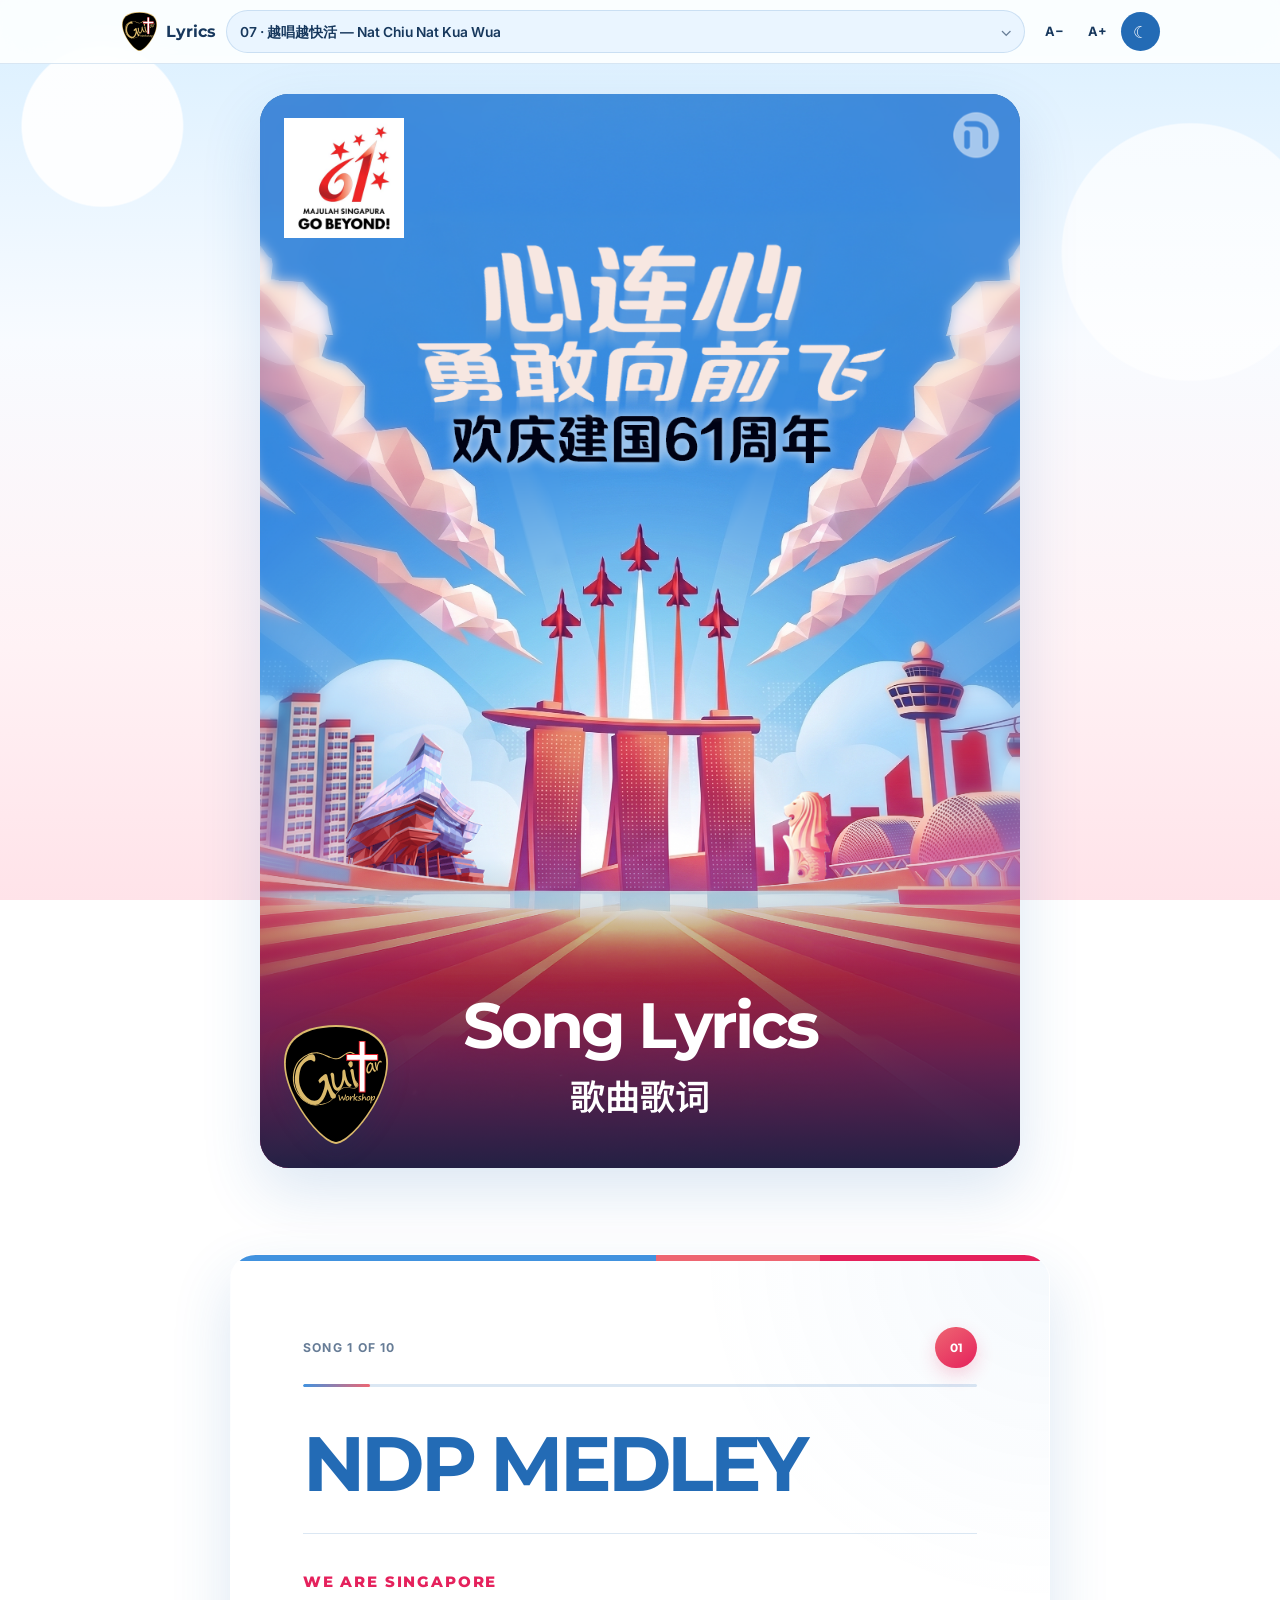
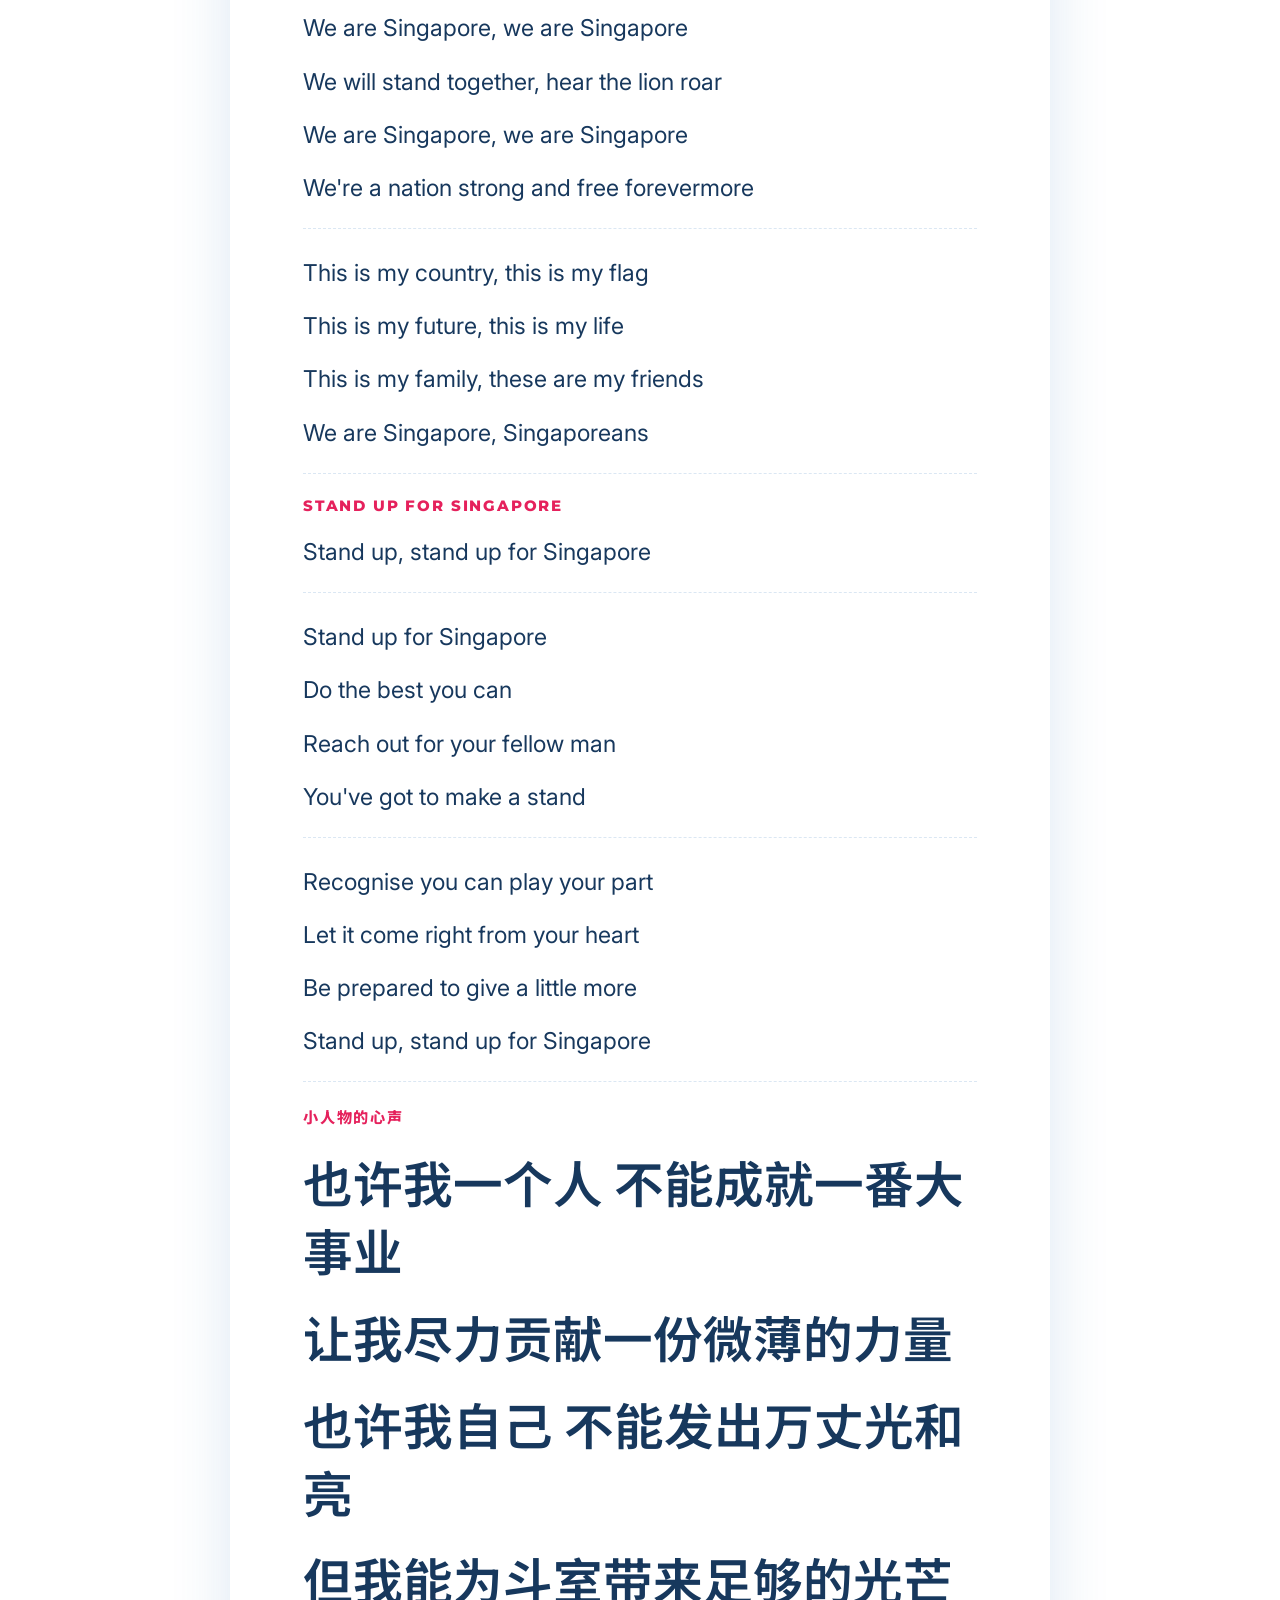
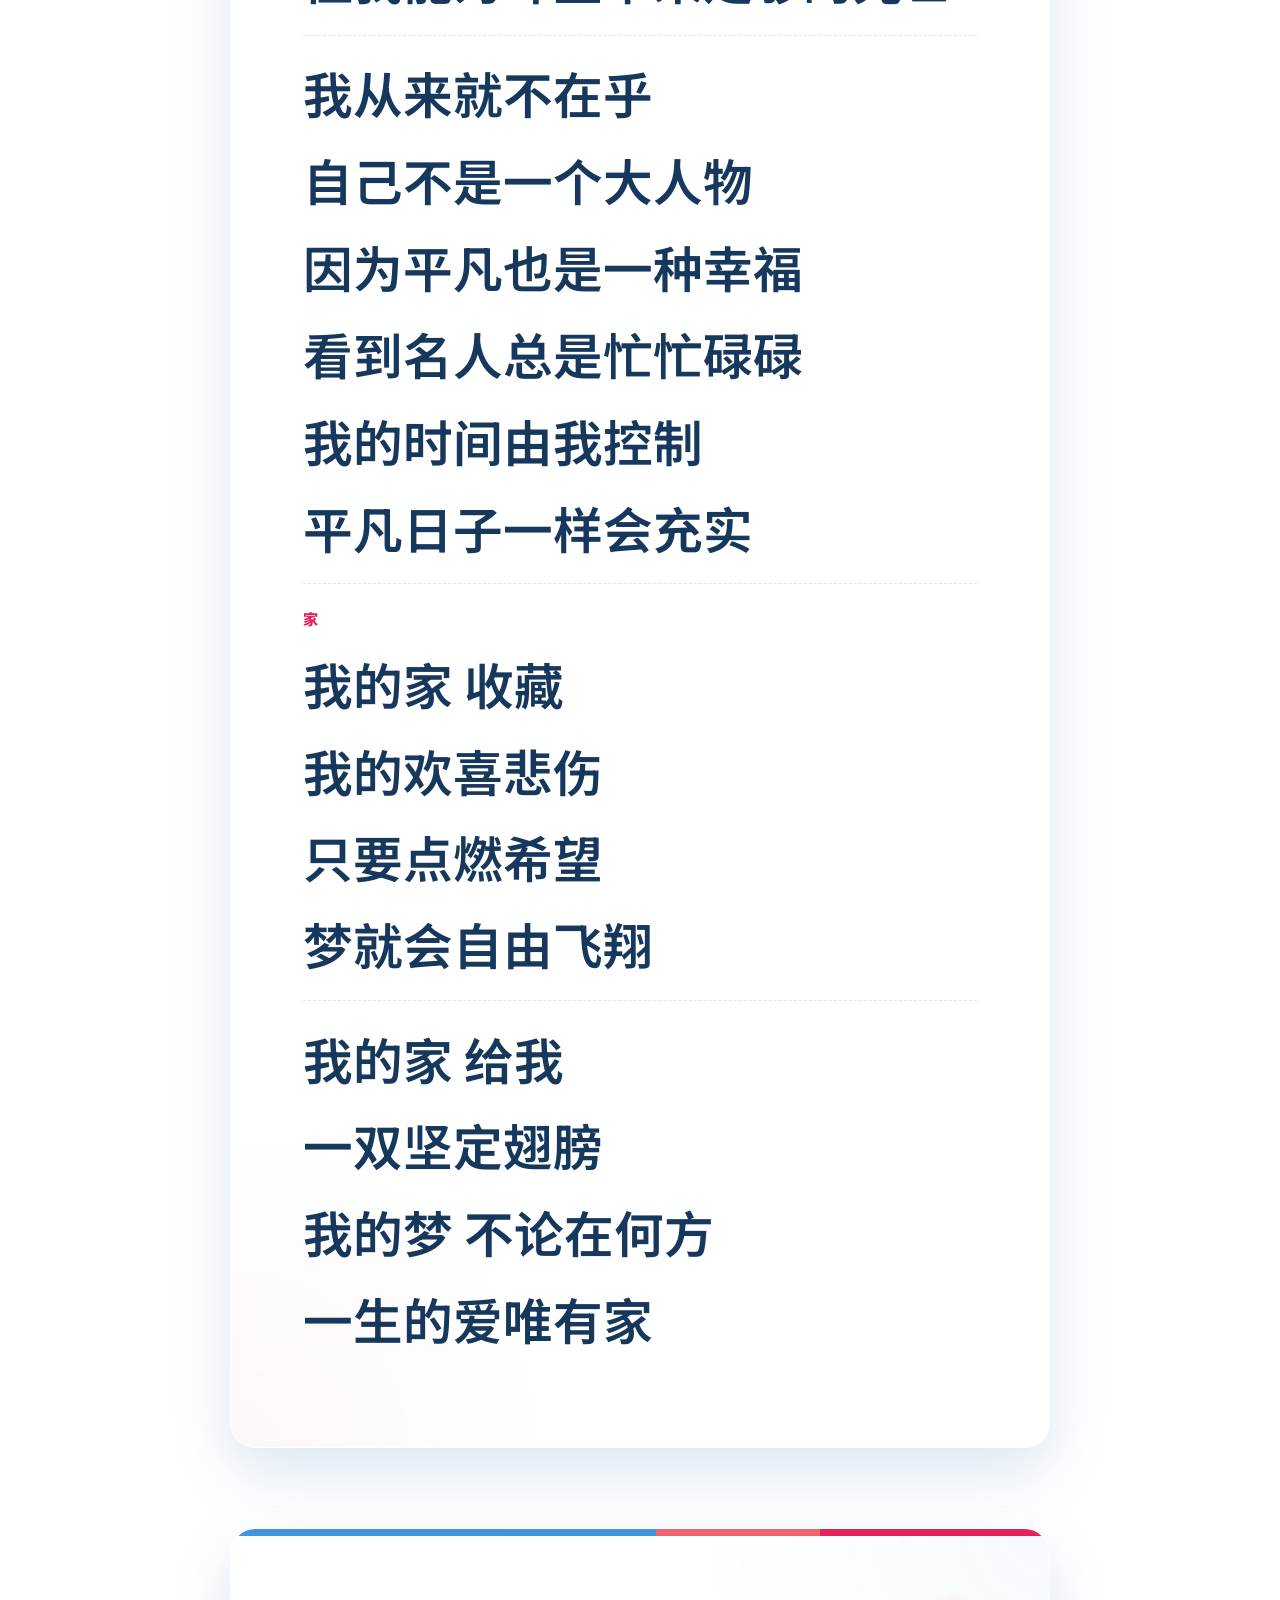
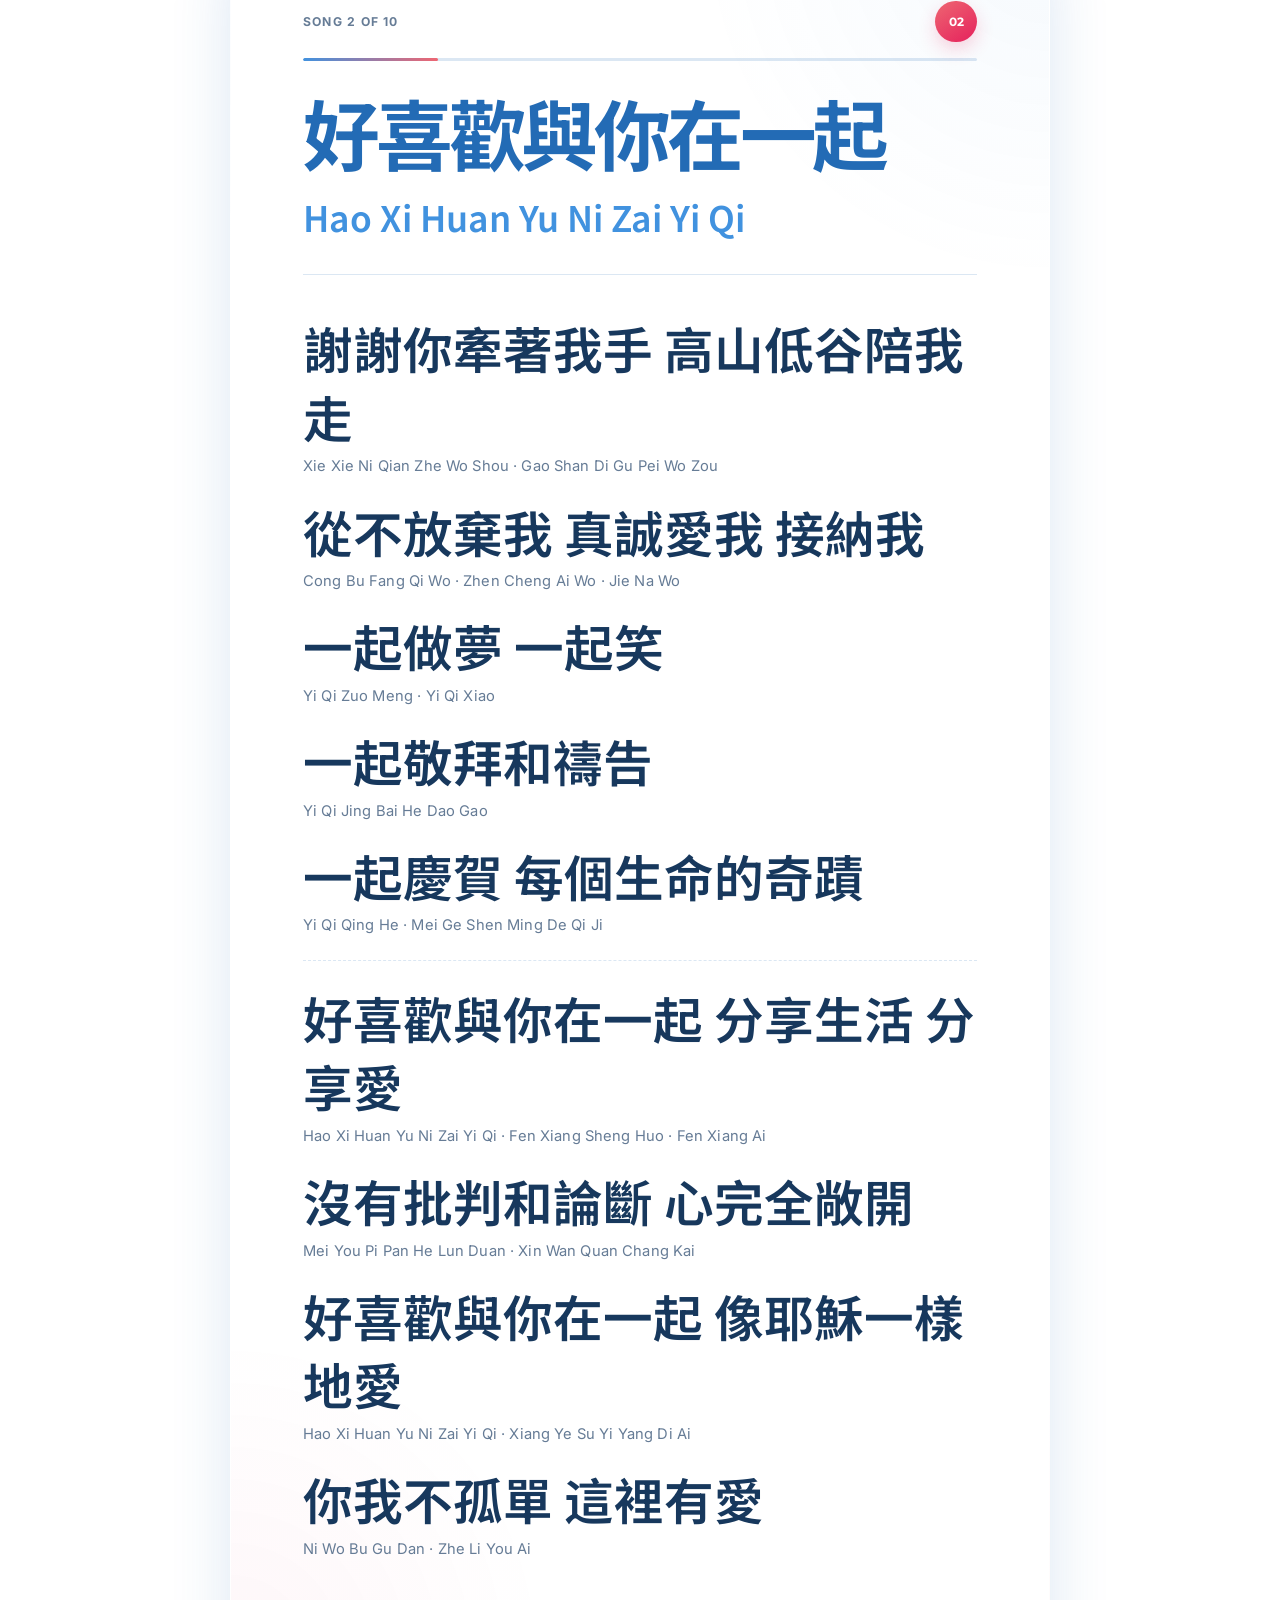
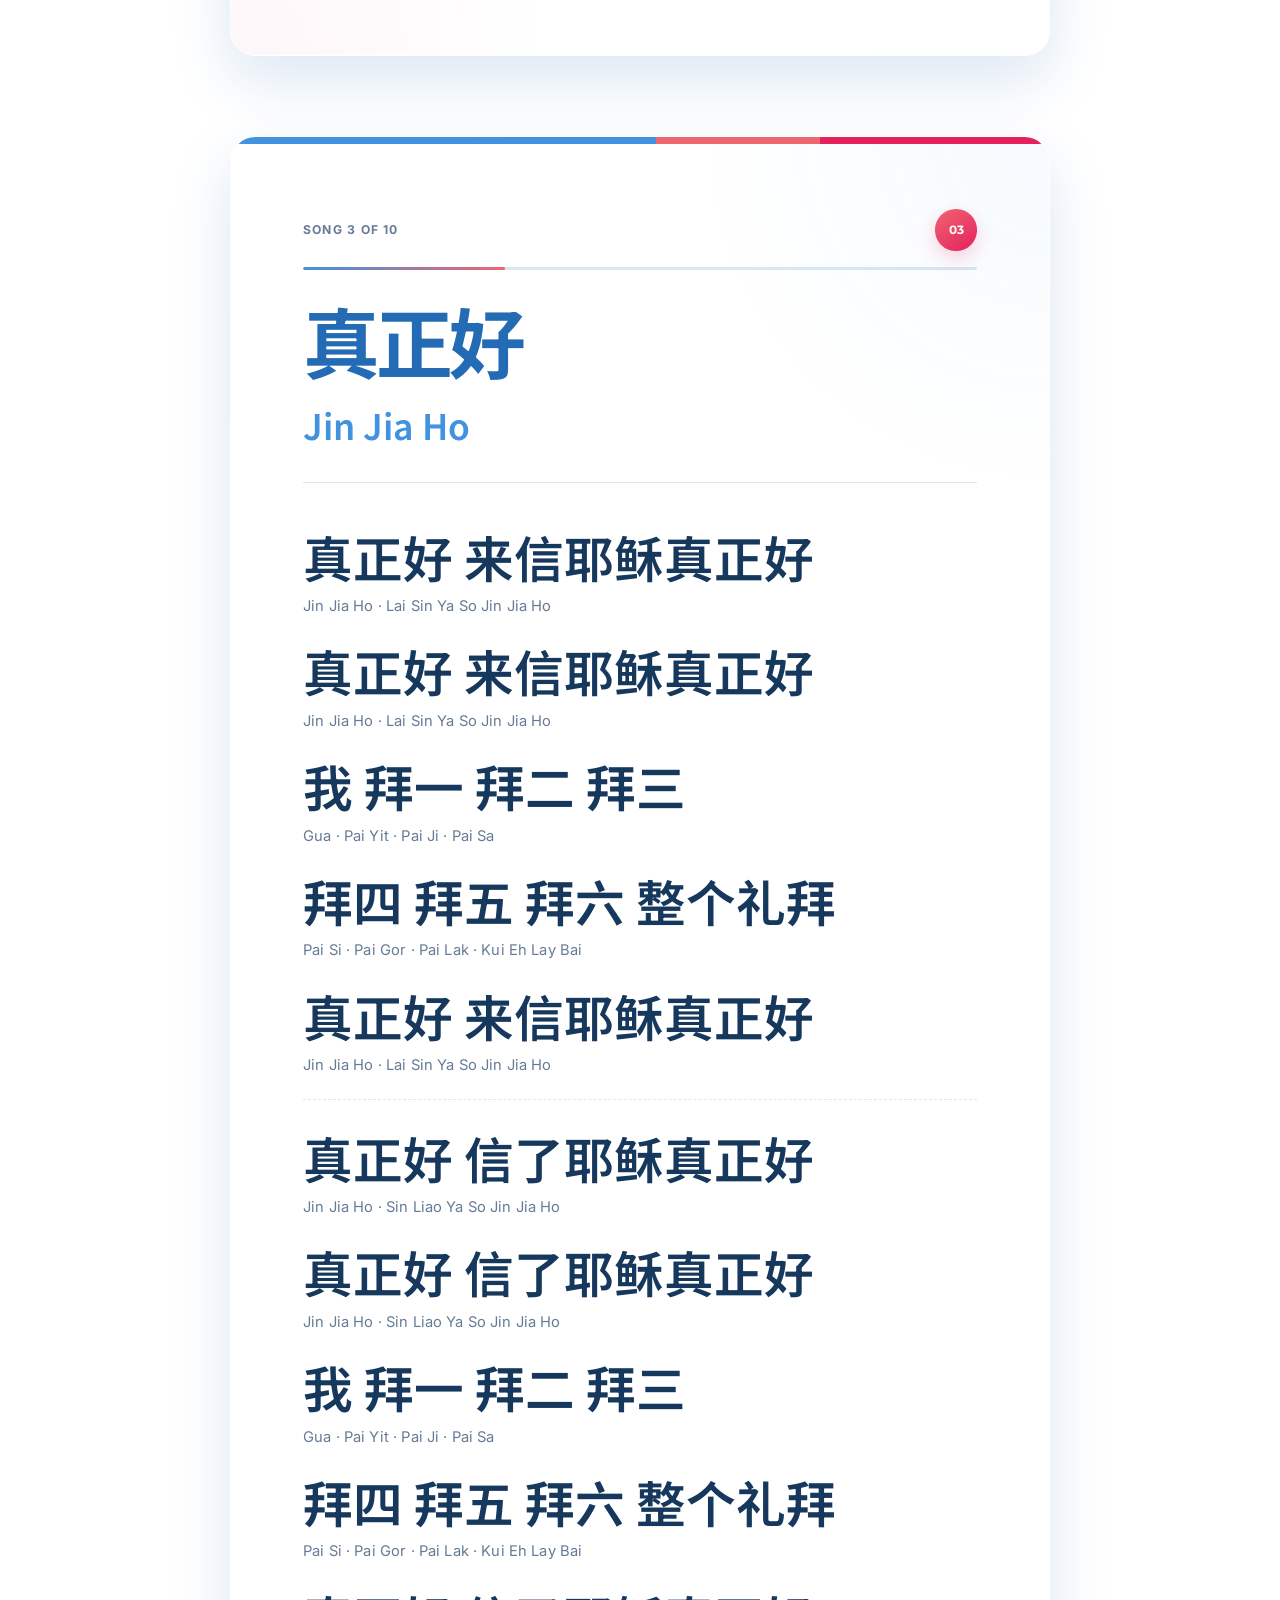
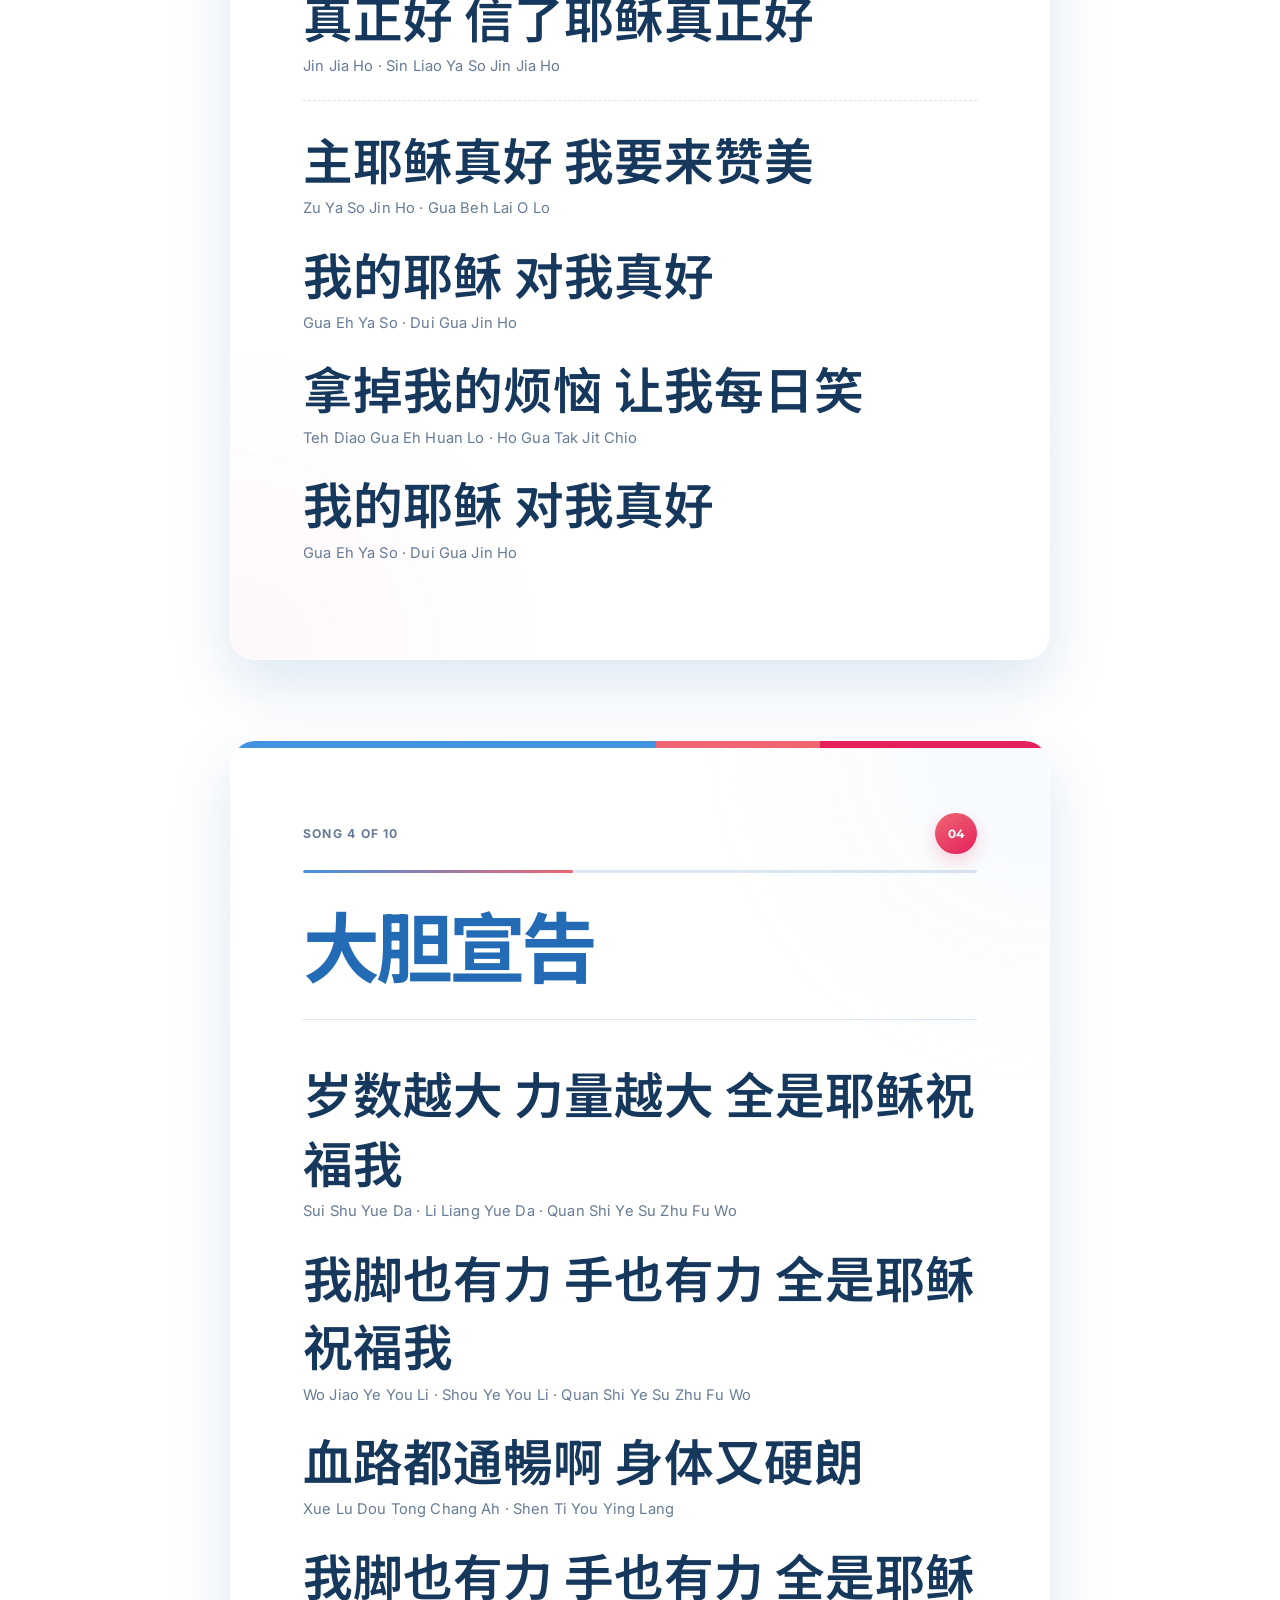
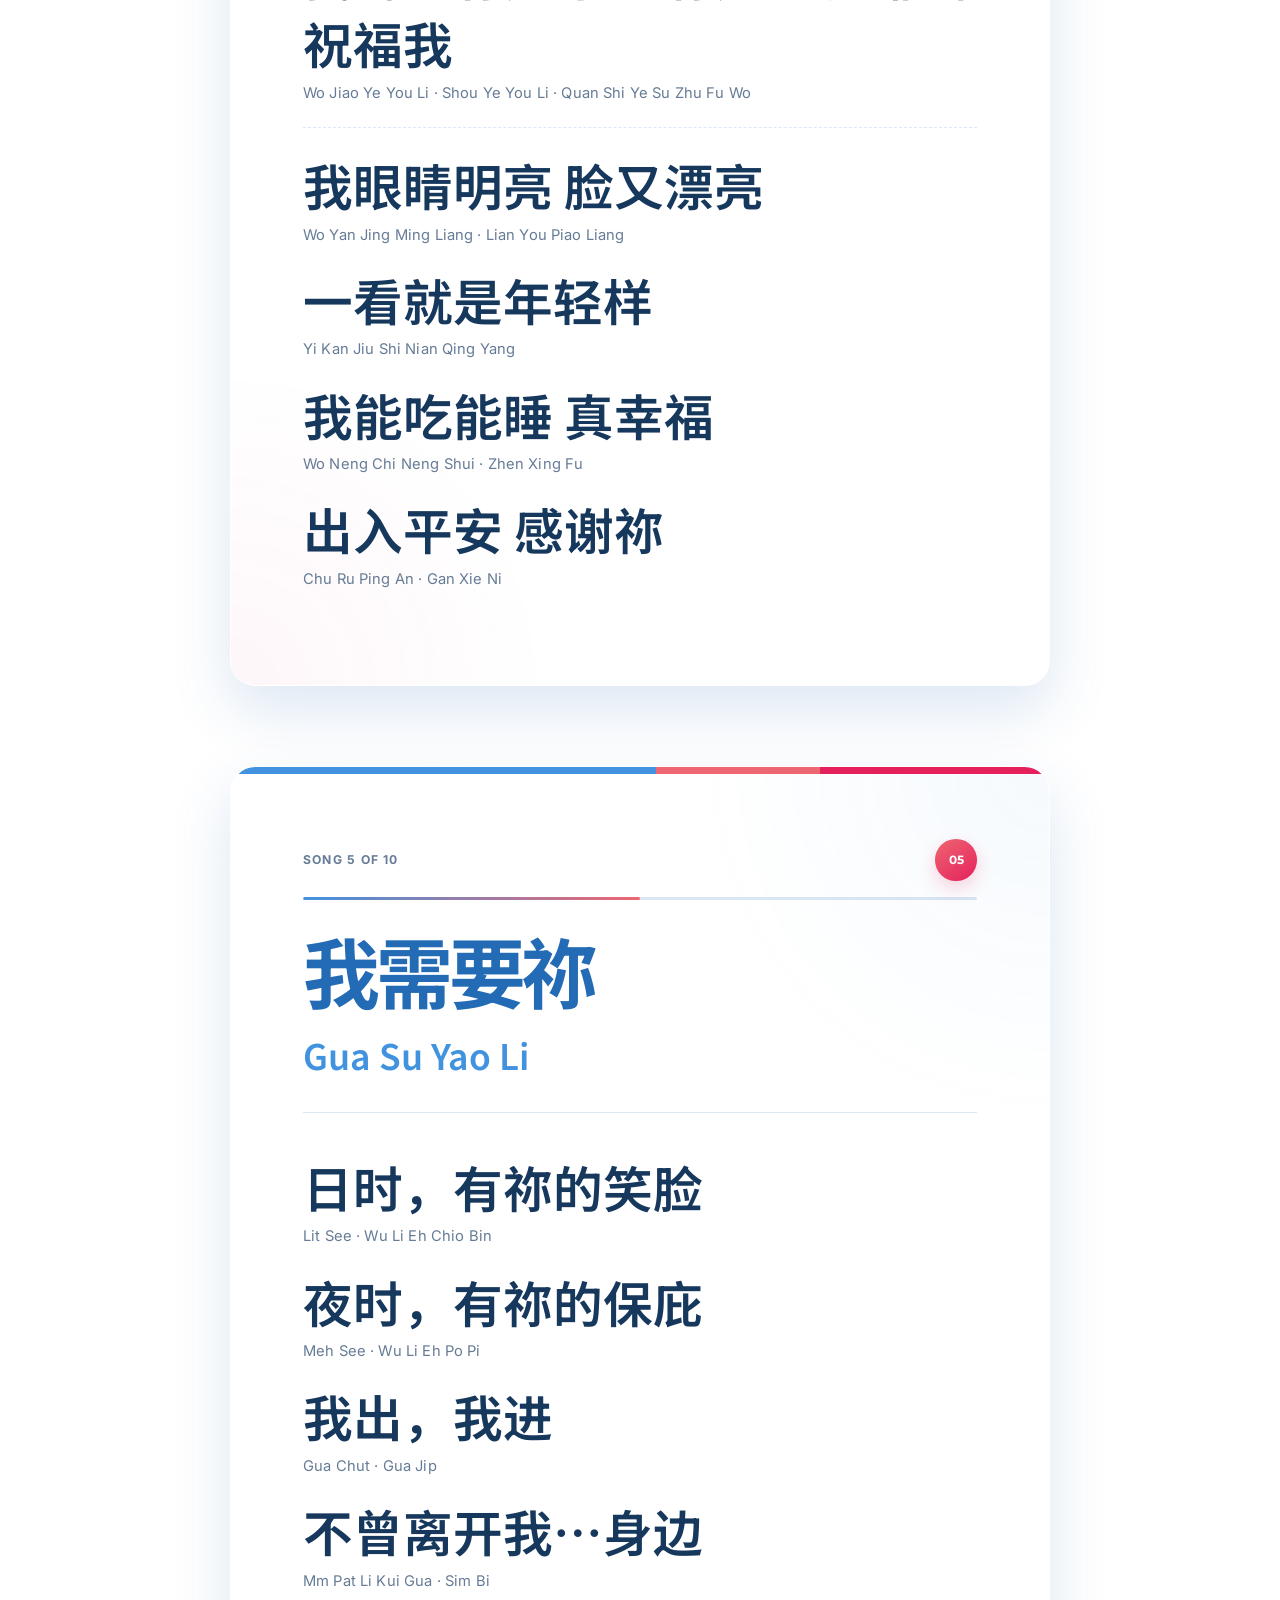
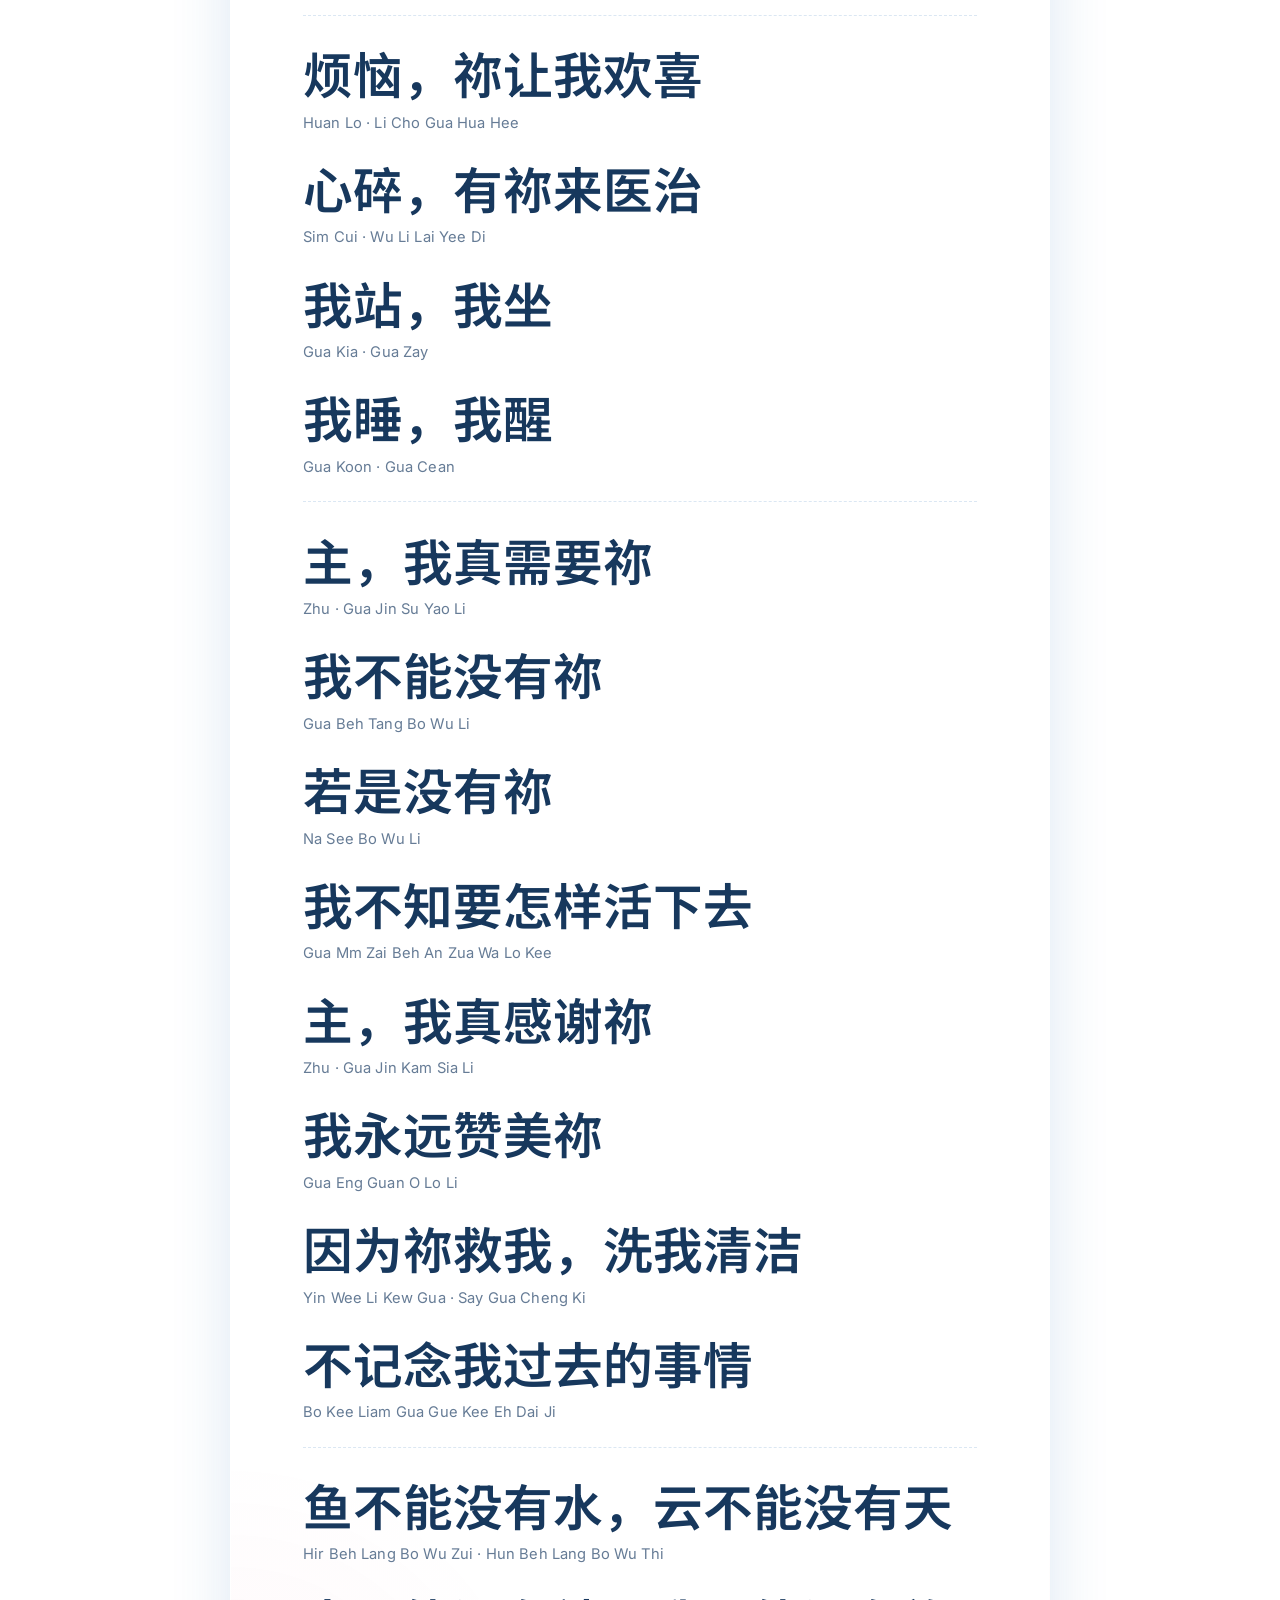
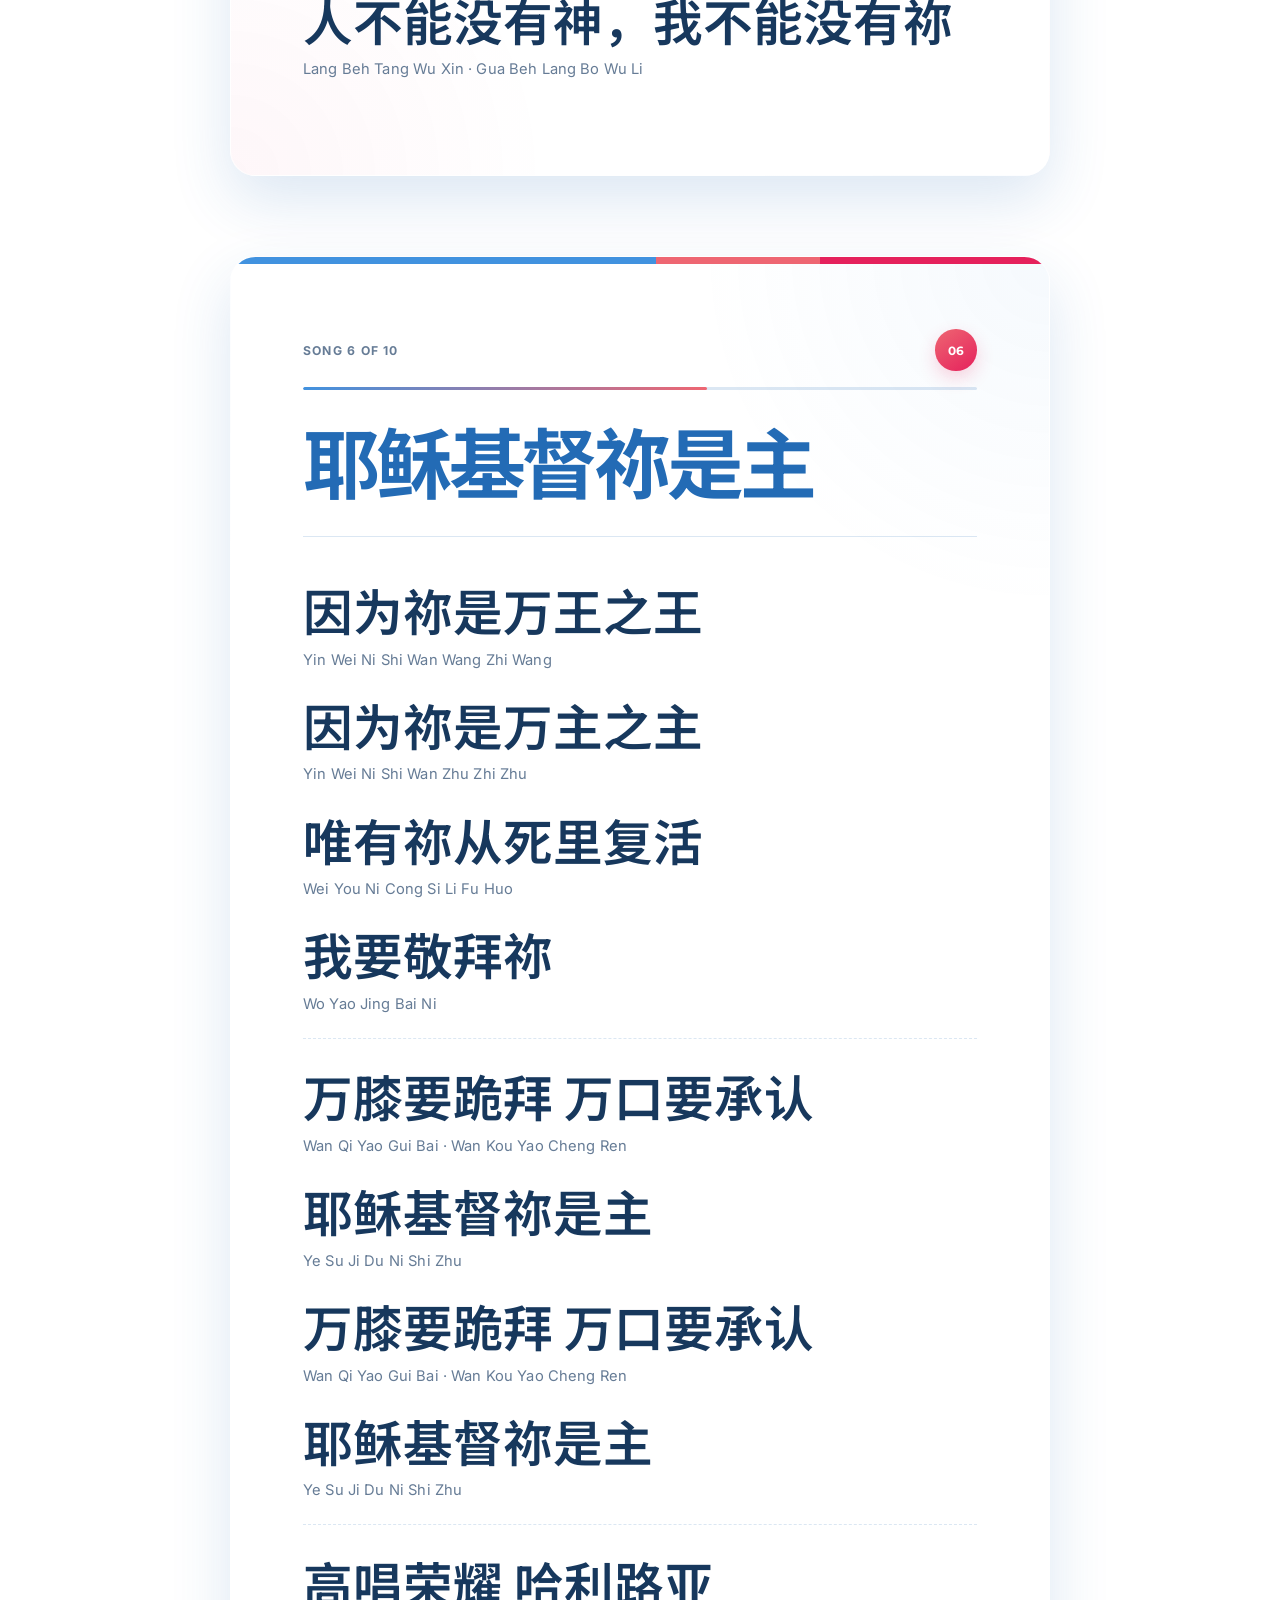
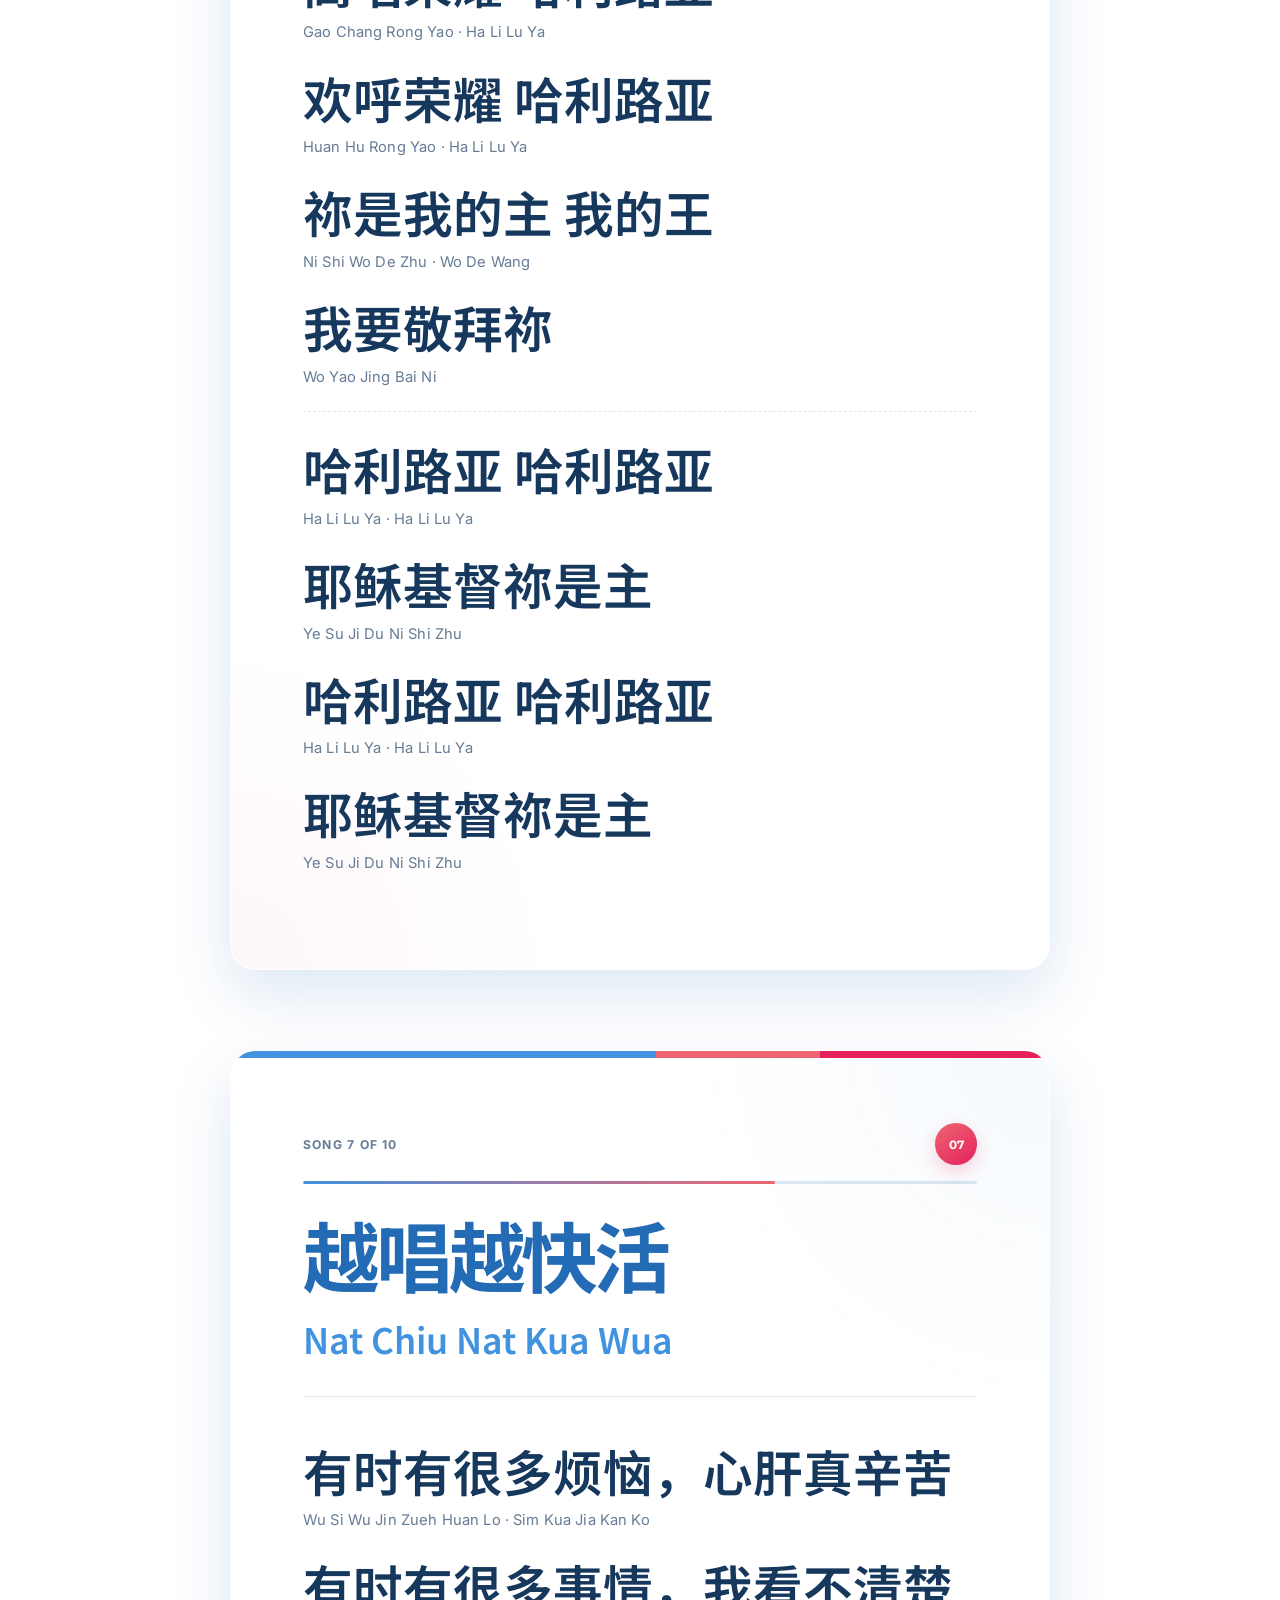
<file: index.html>
<!doctype html>
<html lang="en" data-theme="light">
<head>
  <meta charset="utf-8">
  <meta name="viewport" content="width=device-width, initial-scale=1, viewport-fit=cover">
  <meta name="theme-color" content="#174d8c">
  <meta name="description" content="Mobile-friendly song lyrics for GW Guitar Workshop.">
  <title>GW Lyrics</title>
  <link rel="preconnect" href="https://fonts.googleapis.com">
  <link rel="preconnect" href="https://fonts.gstatic.com" crossorigin>
  <link href="https://fonts.googleapis.com/css2?family=Inter:wght@400;500;600;700&family=Montserrat:wght@600;700;800&family=Noto+Sans+SC:wght@400;500;700&display=swap" rel="stylesheet">
  <link rel="stylesheet" href="style.css">
  <script src="script.js" defer></script>
</head>
<body>
  <a class="skip-link" href="#main">Skip to lyrics</a>

  <header class="app-bar">
    <div class="app-bar__inner">
      <button class="brand" id="homeButton" type="button" aria-label="Go to welcome page">
        <img class="brand__mark" src="images/gw-logo-curved.svg" alt="">
        <span class="brand__name">Lyrics</span>
      </button>

      <label class="song-picker">
        <span class="sr-only">Choose a song</span>
        <select id="songSelect" aria-label="Choose a song">
          <option value="home">Choose a song…</option>
        </select>
      </label>

      <div class="controls" aria-label="Reading controls">
        <button id="fontDown" type="button" aria-label="Decrease lyric size">A−</button>
        <button id="fontUp" type="button" aria-label="Increase lyric size">A+</button>
        <button id="themeToggle" class="icon-button" type="button" aria-label="Use dark mode" aria-pressed="false">
          <span class="theme-icon" aria-hidden="true">☾</span>
        </button>
      </div>
    </div>
  </header>

  <div class="watermark" aria-hidden="true">
    <img src="images/gw-watermark.svg" alt="">
  </div>

  <main id="main">
    <section class="landing" id="homeView" aria-labelledby="welcomeTitle">
      <div class="poster-card">
        <img src="images/landing-poster.png" alt="National Day 2026 poster featuring Singapore landmarks and the Red Lions" id="posterImage">
        <img class="event-logo" src="images/ndp-61-logo.jpg" alt="NDP 61 - Majulah Singapura, Go Beyond!">
        <img class="poster-logo" src="images/gw-logo-curved.svg" alt="GW">
        <div class="poster-title">
          <h1 id="welcomeTitle">Song Lyrics</h1>
          <p lang="zh-Hans">歌曲歌词</p>
        </div>
      </div>

    </section>

    <section class="song-view" id="songView" aria-label="All songs">
      <div class="song-list" id="songList"></div>
    </section>
  </main>

  <footer>
    <span>Let everything that has breath praise the Lord : Psa 150:6</span>
  </footer>
</body>
</html>
</file>
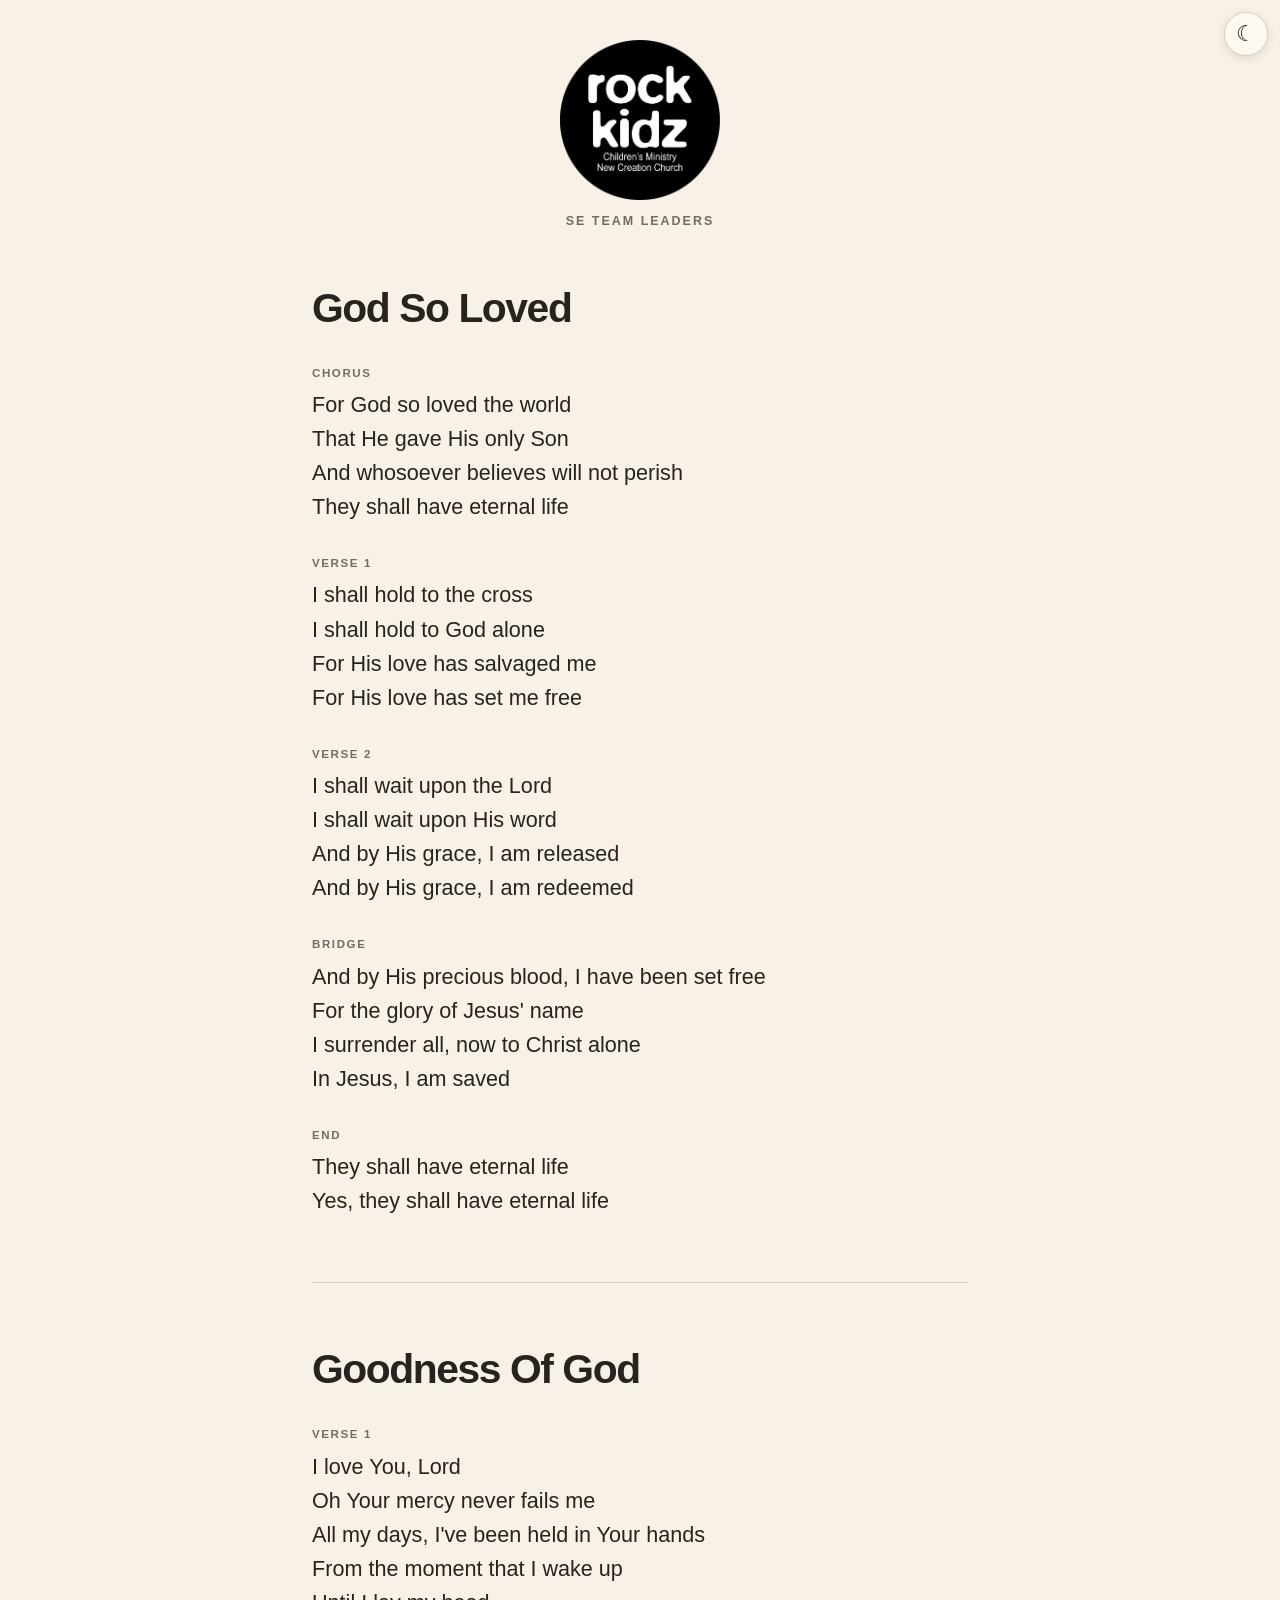
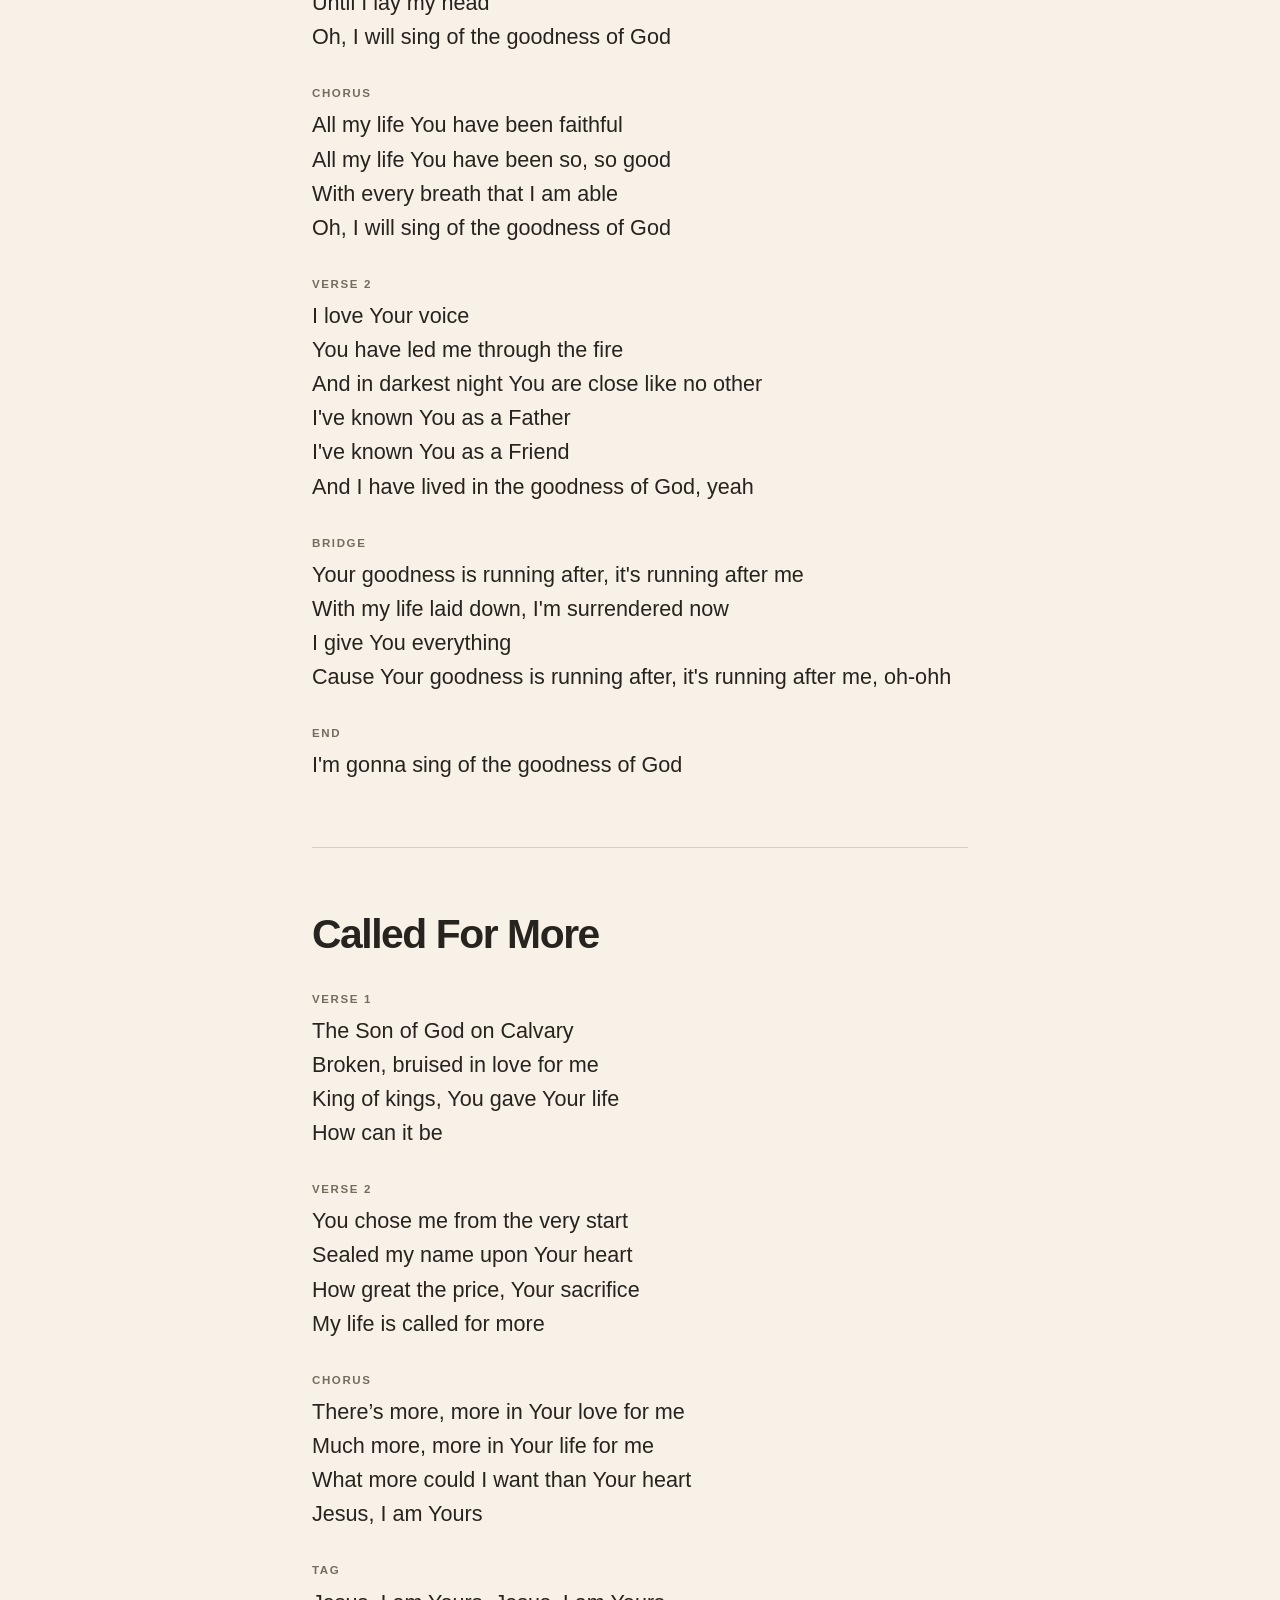
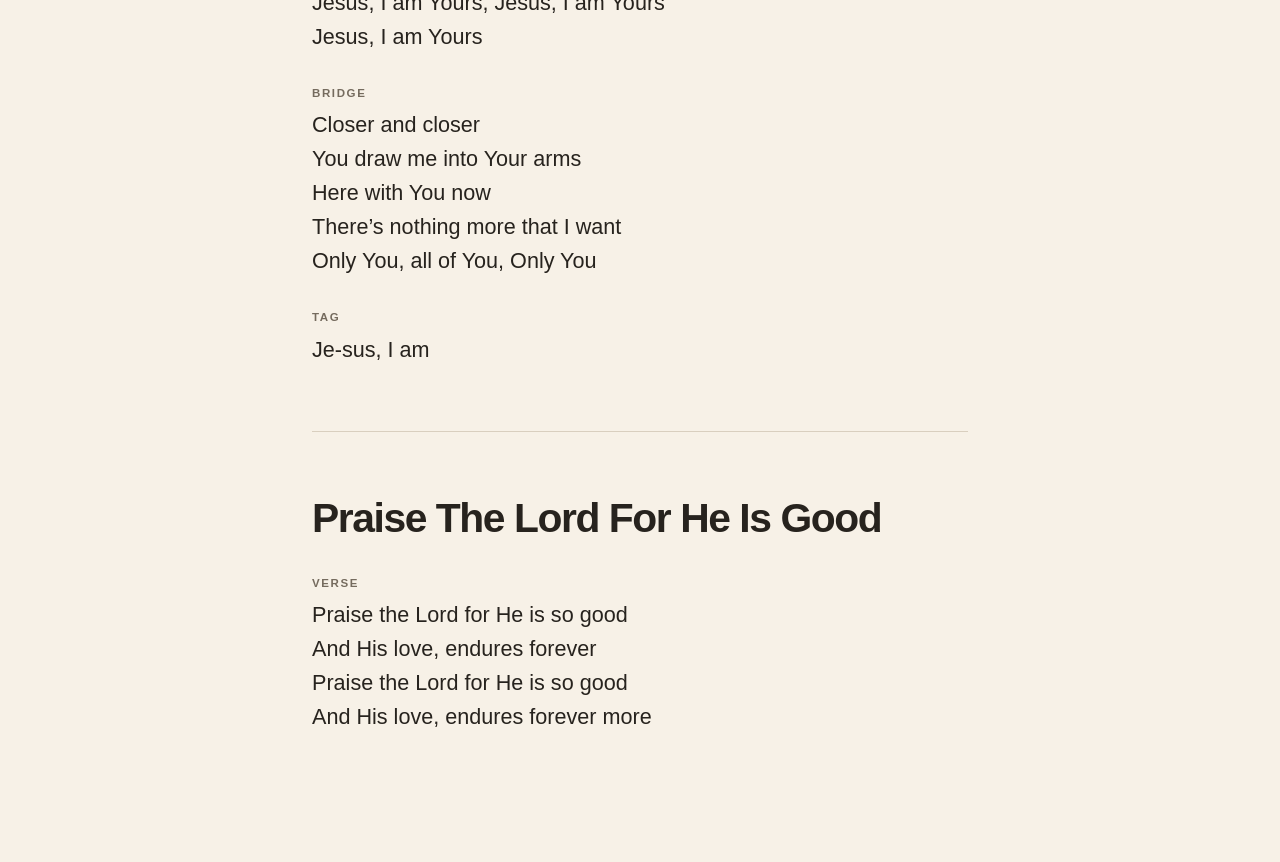
<file: rk-se-team-leaders/index.html>
<!doctype html>
<html lang="en" translate="no" class="notranslate">
<head>
  <meta charset="utf-8">
  <meta name="viewport" content="width=device-width, initial-scale=1, viewport-fit=cover">
  <meta name="google" content="notranslate">
  <meta name="robots" content="notranslate">
  <meta name="color-scheme" content="light dark">
  <title>RK SE Team Leaders — Lyrics</title>
  <script>
    (() => {
      const saved = localStorage.getItem("rk-theme");
      const theme = saved || (matchMedia("(prefers-color-scheme: dark)").matches ? "dark" : "light");
      document.documentElement.dataset.theme = theme;
    })();
  </script>
  <style>
    :root {
      color-scheme:light;
      --ink:#27231e; --muted:#756b5e; --rule:#d9cfbf; --paper:#f7f1e7;
      --button:#fffaf1; --button-hover:#eee3d3;
    }
    :root[data-theme="dark"] {
      color-scheme:dark;
      --ink:#eee7dc; --muted:#bdb2a3; --rule:#4a433a; --paper:#211f1c;
      --button:#302c27; --button-hover:#403a33;
    }
    * { box-sizing:border-box; }
    html { background:var(--paper); scroll-behavior:smooth; -webkit-text-size-adjust:100%; text-size-adjust:100%; }
    body {
      margin:0; color:var(--ink); background:var(--paper);
      font-family:-apple-system,BlinkMacSystemFont,"Segoe UI",Roboto,Helvetica,Arial,sans-serif;
      font-size:clamp(1.12rem,4.8vw,1.35rem); line-height:1.58; overflow-wrap:break-word;
      transition:color .2s ease,background-color .2s ease;
    }
    .page {
      width:min(100%,46rem); margin:0 auto;
      padding:max(1.5rem,env(safe-area-inset-top)) max(1.25rem,env(safe-area-inset-right))
        max(4rem,env(safe-area-inset-bottom)) max(1.25rem,env(safe-area-inset-left));
    }
    .masthead { padding:.3rem 0 2.5rem; text-align:center; }
    .logo { display:block; width:clamp(7.5rem,34vw,10rem); height:auto; margin:0 auto .85rem; }
    .session { margin:0; color:var(--muted); font-size:.78rem; font-weight:700; letter-spacing:.16em; line-height:1.3; text-transform:uppercase; }
    .theme-toggle {
      position:fixed; z-index:10; top:max(.75rem,env(safe-area-inset-top));
      right:max(.75rem,env(safe-area-inset-right)); display:grid; place-items:center;
      width:2.75rem; height:2.75rem; padding:0; border:1px solid var(--rule);
      border-radius:50%; color:var(--ink); background:var(--button);
      font:inherit; cursor:pointer; box-shadow:0 .15rem .6rem rgb(33 31 28 / .12);
      transition:color .2s ease,background-color .2s ease,border-color .2s ease;
    }
    .theme-toggle:hover { background:var(--button-hover); }
    .theme-toggle:focus-visible { outline:3px solid #4f78a3; outline-offset:3px; }
    .theme-toggle__sun { display:none; }
    :root[data-theme="dark"] .theme-toggle__moon { display:none; }
    :root[data-theme="dark"] .theme-toggle__sun { display:inline; }
    .song { padding:0 0 3.25rem; }
    .song + .song { border-top:1px solid var(--rule); padding-top:3.25rem; }
    h1 { margin:0 0 2.15rem; font-size:clamp(1.8rem,8vw,2.55rem); line-height:1.12; letter-spacing:-.035em; }
    .section { margin:0 0 2rem; }
    .section:last-child { margin-bottom:0; }
    h2 { margin:0 0 .45rem; color:var(--muted); font-size:.72rem; font-weight:800; letter-spacing:.14em; line-height:1.3; text-transform:uppercase; }
    p { margin:0; }
    @media (min-width:42rem) {
      .page { padding-left:2.5rem; padding-right:2.5rem; }
      .masthead { padding-top:1rem; padding-bottom:3.5rem; }
      .song { padding-bottom:4rem; }
      .song + .song { padding-top:4rem; }
    }
    @media print {
      body { font-size:12pt; }
      .page { width:auto; padding:0; }
      .song { break-before:page; }
      .song:first-of-type { break-before:auto; }
    }
  </style>
</head>
<body translate="no" class="notranslate">
  <button class="theme-toggle" id="themeToggle" type="button" aria-label="Use dark theme" title="Change theme">
    <span class="theme-toggle__moon" aria-hidden="true">☾</span>
    <span class="theme-toggle__sun" aria-hidden="true">☀</span>
  </button>
  <main class="page">
    <header class="masthead">
      <img class="logo" src="[data-uri]" alt="Rock Kidz logo">
      <p class="session">SE Team Leaders</p>
    </header>
    <article class="song" id="god-so-loved">
      <h1>God So Loved</h1>
      <section class="section"><h2>Chorus</h2><p>For God so loved the world<br>That He gave His only Son<br>
And whosoever believes will not perish<br>They shall have eternal life</p></section>
      <section class="section"><h2>Verse 1</h2><p>I shall hold to the cross<br>I shall hold to God alone<br>
For His love has salvaged me<br>For His love has set me free</p></section>
      <section class="section"><h2>Verse 2</h2><p>I shall wait upon the Lord<br>I shall wait upon His word<br>
And by His grace, I am released<br>And by His grace, I am redeemed</p></section>
      <section class="section"><h2>Bridge</h2><p>And by His precious blood, I have been set free<br>For the glory of Jesus' name<br>
I surrender all, now to Christ alone<br>In Jesus, I am saved</p></section>
      <section class="section"><h2>End</h2><p>They shall have eternal life<br>Yes, they shall have eternal life</p></section>
    </article>
    <article class="song" id="goodness-of-god"><h1>Goodness Of God</h1>
      <section class="section"><h2>Verse 1</h2><p>I love You, Lord<br>Oh Your mercy never fails me<br>All my days, I've been held in Your hands<br>
From the moment that I wake up<br>Until I lay my head<br>Oh, I will sing of the goodness of God</p></section>
      <section class="section"><h2>Chorus</h2><p>All my life You have been faithful<br>All my life You have been so, so good<br>
With every breath that I am able<br>Oh, I will sing of the goodness of God</p></section>
      <section class="section"><h2>Verse 2</h2><p>I love Your voice<br>You have led me through the fire<br>And in darkest night You are close like no other<br>
I've known You as a Father<br>I've known You as a Friend<br>And I have lived in the goodness of God, yeah</p></section>
      <section class="section"><h2>Bridge</h2><p>Your goodness is running after, it's running after me<br>With my life laid down, I'm surrendered now<br>
I give You everything<br>Cause Your goodness is running after, it's running after me, oh-ohh</p></section>
      <section class="section"><h2>End</h2><p>I'm gonna sing of the goodness of God</p></section>
    </article>
    <article class="song" id="called-for-more"><h1>Called For More</h1>
      <section class="section"><h2>Verse 1</h2><p>The Son of God on Calvary<br>Broken, bruised in love for me<br>
King of kings, You gave Your life<br>How can it be</p></section>
      <section class="section"><h2>Verse 2</h2><p>You chose me from the very start<br>Sealed my name upon Your heart<br>
How great the price, Your sacrifice<br>My life is called for more</p></section>
      <section class="section"><h2>Chorus</h2><p>There’s more, more in Your love for me<br>Much more, more in Your life for me<br>
What more could I want than Your heart<br>Jesus, I am Yours</p></section>
      <section class="section"><h2>Tag</h2><p>Jesus, I am Yours, Jesus, I am Yours<br>Jesus, I am Yours</p></section>
      <section class="section"><h2>Bridge</h2><p>Closer and closer<br>You draw me into Your arms<br>Here with You now<br>
There’s nothing more that I want<br>Only You, all of You, Only You</p></section>
      <section class="section"><h2>Tag</h2><p>Je-sus, I am</p></section>
    </article>
    <article class="song" id="praise-the-lord"><h1>Praise The Lord For He Is Good</h1>
      <section class="section"><h2>Verse</h2><p>Praise the Lord for He is so good<br>And His love, endures forever<br>
Praise the Lord for He is so good<br>And His love, endures forever more</p></section>
    </article>
  </main>
  <script>
    (() => {
      const button = document.getElementById("themeToggle");
      const apply = (theme) => {
        document.documentElement.dataset.theme = theme;
        button.setAttribute("aria-label", theme === "dark" ? "Use light theme" : "Use dark theme");
      };
      apply(document.documentElement.dataset.theme || "light");
      button.addEventListener("click", () => {
        const next = document.documentElement.dataset.theme === "dark" ? "light" : "dark";
        localStorage.setItem("rk-theme", next);
        apply(next);
      });
    })();
  </script>
</body>
</html>
</file>
<file: style.css>
:root {
  color-scheme: light;
  --blue: #236bb5;
  --blue-bright: #4192df;
  --gold: #e4b255;
  --red: #e5215c;
  --coral: #ee6672;
  --ink: #17385d;
  --muted: #667c96;
  --paper: #ffffff;
  --background: #eaf5ff;
  --line: rgba(35, 107, 181, .16);
  --shadow: 0 24px 60px rgba(35, 107, 181, .16);
  --lyric-scale: 1;
}

[data-theme="dark"] {
  color-scheme: dark;
  --ink: #f1f5fb;
  --muted: #aebbd0;
  --paper: #142d49;
  --background: #0d2138;
  --line: rgba(255, 255, 255, .12);
  --shadow: 0 24px 60px rgba(0, 0, 0, .28);
}

[data-theme="dark"] body {
  background:
    radial-gradient(circle at 12% 12%, rgba(65,146,223,.14), transparent 26rem),
    radial-gradient(circle at 92% 72%, rgba(229,33,92,.1), transparent 24rem),
    var(--background);
}

[data-theme="dark"] .song-heading h1 { color: #75b8f0; }

* { box-sizing: border-box; }

html { scroll-behavior: smooth; }

body {
  margin: 0;
  min-width: 320px;
  background:
    radial-gradient(circle at 8% 14%, rgba(255,255,255,.92) 0 5rem, transparent 5.1rem),
    radial-gradient(circle at 93% 28%, rgba(255,255,255,.7) 0 8rem, transparent 8.1rem),
    linear-gradient(180deg, #d9efff 0%, #f8fbff 38%, #fff2f5 72%, #ffe3e9 100%);
  background-attachment: fixed;
  color: var(--ink);
  font-family: Inter, system-ui, sans-serif;
  transition: background-color .25s, color .25s;
}

button, select { font: inherit; }
button { -webkit-tap-highlight-color: transparent; }

.sr-only, .skip-link:not(:focus) {
  position: absolute;
  width: 1px;
  height: 1px;
  padding: 0;
  margin: -1px;
  overflow: hidden;
  clip: rect(0, 0, 0, 0);
  white-space: nowrap;
  border: 0;
}

.skip-link:focus {
  position: fixed;
  z-index: 100;
  top: .5rem;
  left: .5rem;
  padding: .75rem 1rem;
  background: var(--paper);
  color: var(--blue);
  border-radius: .5rem;
}

.app-bar {
  position: sticky;
  z-index: 20;
  top: 0;
  padding: max(.65rem, env(safe-area-inset-top)) .8rem .65rem;
  background: color-mix(in srgb, var(--paper) 88%, transparent);
  border-bottom: 1px solid var(--line);
  backdrop-filter: blur(18px) saturate(150%);
}

.app-bar__inner {
  display: grid;
  grid-template-columns: auto minmax(0, 1fr) auto;
  gap: .6rem;
  align-items: center;
  max-width: 1040px;
  margin: auto;
}

.brand {
  display: flex;
  align-items: center;
  gap: .42rem;
  padding: 0;
  border: 0;
  background: none;
  color: var(--ink);
  cursor: pointer;
}

.brand__mark {
  display: block;
  width: 2.45rem;
  height: 2.45rem;
  object-fit: contain;
}

.brand__name { display: none; font-family: Montserrat, sans-serif; font-weight: 700; }

.song-picker { position: relative; min-width: 0; }
.song-picker::after {
  position: absolute;
  top: 50%;
  right: .8rem;
  content: "⌄";
  pointer-events: none;
  color: var(--muted);
  transform: translateY(-58%);
}

select {
  width: 100%;
  height: 2.65rem;
  padding: 0 2rem 0 .85rem;
  overflow: hidden;
  appearance: none;
  border: 1px solid var(--line);
  border-radius: 999px;
  outline: none;
  background: var(--background);
  color: var(--ink);
  text-overflow: ellipsis;
  font-size: .86rem;
  font-weight: 600;
}

select:focus-visible, button:focus-visible { outline: 3px solid rgba(36, 103, 173, .32); outline-offset: 2px; }

.controls { display: flex; gap: .24rem; }
.controls button {
  min-width: 2.45rem;
  height: 2.45rem;
  padding: 0 .5rem;
  border: 0;
  border-radius: 50%;
  background: transparent;
  color: var(--ink);
  font-size: .8rem;
  font-weight: 700;
  cursor: pointer;
}
.controls button:hover { background: var(--line); }
.controls .icon-button { background: var(--blue); color: white; font-size: 1.05rem; }

main, footer { position: relative; z-index: 1; }
main { width: min(100%, 1040px); margin: auto; padding: 1rem; }
.landing { max-width: 760px; margin: 0 auto; padding: .35rem 0 5rem; }
.poster-card {
  position: relative;
  min-height: 26rem;
  overflow: hidden;
  border-radius: 1.4rem;
  background: linear-gradient(160deg, #1b5c9d, #113967);
  box-shadow: var(--shadow);
}
.poster-card > img { display: block; width: 100%; height: auto; object-fit: contain; }
.poster-title {
  position: absolute;
  z-index: 2;
  right: 0;
  bottom: 0;
  left: 0;
  padding: clamp(4.5rem, 16vw, 8rem) 1.5rem clamp(1.5rem, 6vw, 3rem);
  color: white;
  text-align: center;
  background: linear-gradient(to bottom, transparent, rgba(11, 32, 64, .88));
}
.poster-title h1 { margin: 0; font-family: Montserrat, sans-serif; font-size: clamp(2rem, 8vw, 4rem); letter-spacing: -.045em; }
.poster-title p { margin: .35rem 0 0; font-family: "Noto Sans SC", sans-serif; font-size: clamp(1.3rem, 5vw, 2.2rem); font-weight: 600; }
.poster-logo {
  position: absolute;
  z-index: 3;
  bottom: clamp(.8rem, 3vw, 1.5rem);
  left: clamp(.8rem, 3vw, 1.5rem);
  width: clamp(3.8rem, 12vw, 6.5rem) !important;
  height: auto !important;
  filter: drop-shadow(0 .35rem .65rem rgba(20, 55, 90, .2));
}
.event-logo {
  position: absolute;
  z-index: 3;
  top: clamp(.8rem, 3vw, 1.5rem);
  left: clamp(.8rem, 3vw, 1.5rem);
  width: clamp(4.8rem, 15vw, 7.5rem) !important;
  height: auto !important;
  border: 0;
  border-radius: 0;
  box-shadow: none;
}
.primary-button, .song-nav button {
  min-height: 3rem;
  padding: 0 1.3rem;
  border: 0;
  border-radius: 999px;
  background: var(--blue);
  color: white;
  box-shadow: 0 8px 22px rgba(23,77,140,.2);
  font-weight: 700;
  cursor: pointer;
  transition: transform .18s, background .18s;
}
.primary-button { margin-top: 1.6rem; }
.primary-button:hover, .song-nav button:hover { background: var(--gold); transform: translateY(-2px); }

.song-view { max-width: 820px; margin: 0 auto; padding: .35rem 0 2rem; }
.song-list { display: grid; gap: clamp(2.5rem, 8vw, 5rem); }
.song-sheet { position: relative; isolation: isolate; scroll-margin-top: 5.5rem; overflow: hidden; padding: clamp(1.5rem, 6vw, 4.5rem); border: 1px solid rgba(255,255,255,.58); border-radius: 1.6rem; background: radial-gradient(circle at 100% 0%, rgba(65,146,223,.05), transparent 22rem), radial-gradient(circle at 0% 100%, rgba(229,33,92,.04), transparent 20rem), rgba(255,255,255,.46); box-shadow: var(--shadow); }
.song-sheet::before { position: absolute; z-index: 2; top: 0; right: 0; left: 0; height: .42rem; content: ""; background: linear-gradient(90deg, var(--blue-bright) 0 52%, var(--coral) 52% 72%, var(--red) 72%); }
.watermark { position: fixed; z-index: 0; inset: 0; display: grid; place-items: center; pointer-events: none; user-select: none; }
.watermark img { display: block; width: min(58vw, 28rem); height: auto; max-height: 62vh; object-fit: contain; opacity: .22; }
[data-theme="dark"] .watermark img { opacity: .14; }
[data-theme="dark"] .song-sheet { background: radial-gradient(circle at 100% 0%, rgba(65,146,223,.07), transparent 22rem), radial-gradient(circle at 0% 100%, rgba(229,33,92,.05), transparent 20rem), rgba(20,45,73,.68); }

.song-heading { padding-bottom: 2rem; border-bottom: 1px solid var(--line); }
.song-meta { display: flex; justify-content: space-between; align-items: center; color: var(--muted); font-size: .76rem; font-weight: 700; letter-spacing: .1em; text-transform: uppercase; }
.song-number { display: grid; width: 2.6rem; height: 2.6rem; place-items: center; border-radius: 50%; background: linear-gradient(145deg, var(--coral), var(--red)); color: white; font-family: Montserrat, sans-serif; letter-spacing: 0; box-shadow: 0 .45rem 1.1rem rgba(229,33,92,.2); }
.progress { height: 3px; margin: 1rem 0 2.4rem; overflow: hidden; border-radius: 1rem; background: var(--line); }
.progress span { display: block; width: 33.33%; height: 100%; border-radius: inherit; background: linear-gradient(90deg, var(--blue-bright), var(--coral)); transition: width .3s ease; }
.song-heading h1 { max-width: 14ch; margin: 0; color: var(--blue); font-family: Montserrat, "Noto Sans SC", sans-serif; font-size: clamp(2.15rem, 9vw, 4.8rem); line-height: .98; letter-spacing: -.055em; text-transform: uppercase; }
.song-subtitle { margin: 1rem 0 0; color: var(--blue-bright); font-family: "Noto Sans SC", sans-serif; font-size: clamp(1.3rem, 5vw, 2.2rem); font-weight: 600; }

.lyrics { position: relative; padding-top: 1rem; }
.verse { padding: 1.4rem 0; }
.verse + .verse { border-top: 1px dashed var(--line); }
.line { margin: 0 0 1.15rem; }
.line:last-child { margin-bottom: 0; }
.line__chinese { margin: 0; font-family: "Noto Sans SC", sans-serif; font-size: calc(clamp(1.9rem, 7.4vw, 3.1rem) * var(--lyric-scale)); font-weight: 600; line-height: 1.38; }
.line__english { margin: .28rem 0 0; font-size: calc(clamp(1.05rem, 3.8vw, 1.45rem) * var(--lyric-scale)); line-height: 1.5; }
.line__pinyin { margin: .32rem 0 0; color: var(--muted); font-size: calc(clamp(.76rem, 2.6vw, .92rem) * var(--lyric-scale)); line-height: 1.55; letter-spacing: .01em; }
.section-label { margin: 0 0 1.25rem; color: var(--red); font-family: Montserrat, "Noto Sans SC", sans-serif; font-size: calc(clamp(.78rem, 3vw, .95rem) * var(--lyric-scale)); font-weight: 800; letter-spacing: .12em; text-transform: uppercase; }

.song-nav { display: grid; grid-template-columns: 1fr auto 1fr; gap: .6rem; margin-top: 1rem; }
.song-nav button:first-child { justify-self: start; }.song-nav button:last-child { justify-self: end; }
.song-nav button:disabled { opacity: .35; cursor: not-allowed; transform: none; background: var(--blue); }
.song-nav .top-button { width: 3rem; padding: 0; background: var(--paper); color: var(--blue); border: 1px solid var(--line); box-shadow: none; }

footer { display: flex; justify-content: center; padding: 1rem 1rem calc(2rem + env(safe-area-inset-bottom)); color: var(--muted); font-size: .72rem; letter-spacing: .07em; text-transform: uppercase; }

@media (min-width: 600px) {
  .app-bar { padding-inline: 1.2rem; }
  .brand__name { display: inline; }
  main { padding: 1.5rem; }
  .poster-card { border-radius: 1.8rem; }
}

@media (max-width: 599px) {
  main { padding: .65rem; }
  .landing { padding-bottom: 2rem; }
  .song-list { gap: 1.35rem; }
  .song-sheet { padding: 1.15rem 1rem 1.3rem; border-radius: 1.15rem; }
  .song-heading { padding-bottom: .85rem; }
  .song-meta { font-size: .64rem; }
  .song-number { width: 2rem; height: 2rem; font-size: .7rem; }
  .progress { margin: .65rem 0 1.15rem; }
  .song-heading h1 { max-width: none; font-size: clamp(1.55rem, 7.2vw, 2.1rem); line-height: 1.05; }
  .song-subtitle { margin-top: .5rem; font-size: .9rem; }
  .lyrics { padding-top: .35rem; }
  .verse { padding: .75rem 0; }
  .line { margin-bottom: .62rem; }
  .line__chinese { font-size: calc(clamp(1rem, 4.2vw, 1.18rem) * var(--lyric-scale)); line-height: 1.32; }
  .line__english { margin-top: .12rem; font-size: calc(clamp(.82rem, 3.45vw, .98rem) * var(--lyric-scale)); line-height: 1.35; }
  .line__pinyin { margin-top: .14rem; font-size: calc(clamp(.62rem, 2.55vw, .74rem) * var(--lyric-scale)); line-height: 1.35; letter-spacing: -.01em; }
  .section-label { margin-bottom: .7rem; font-size: calc(.68rem * var(--lyric-scale)); }
}

@media (max-width: 430px) {
  .controls button { min-width: 2rem; width: 2rem; padding: 0; }
  .controls { gap: 0; }
  .brand__mark { width: 2.2rem; height: 2.2rem; }
  .song-nav button { padding: 0 .9rem; font-size: .83rem; }
  .poster-logo { width: 3.2rem !important; }
  .event-logo { width: 4.5rem !important; }
}

@media (prefers-reduced-motion: reduce) {
  html { scroll-behavior: auto; }
  *, *::before, *::after { animation-duration: .01ms !important; transition-duration: .01ms !important; }
}
</file>
